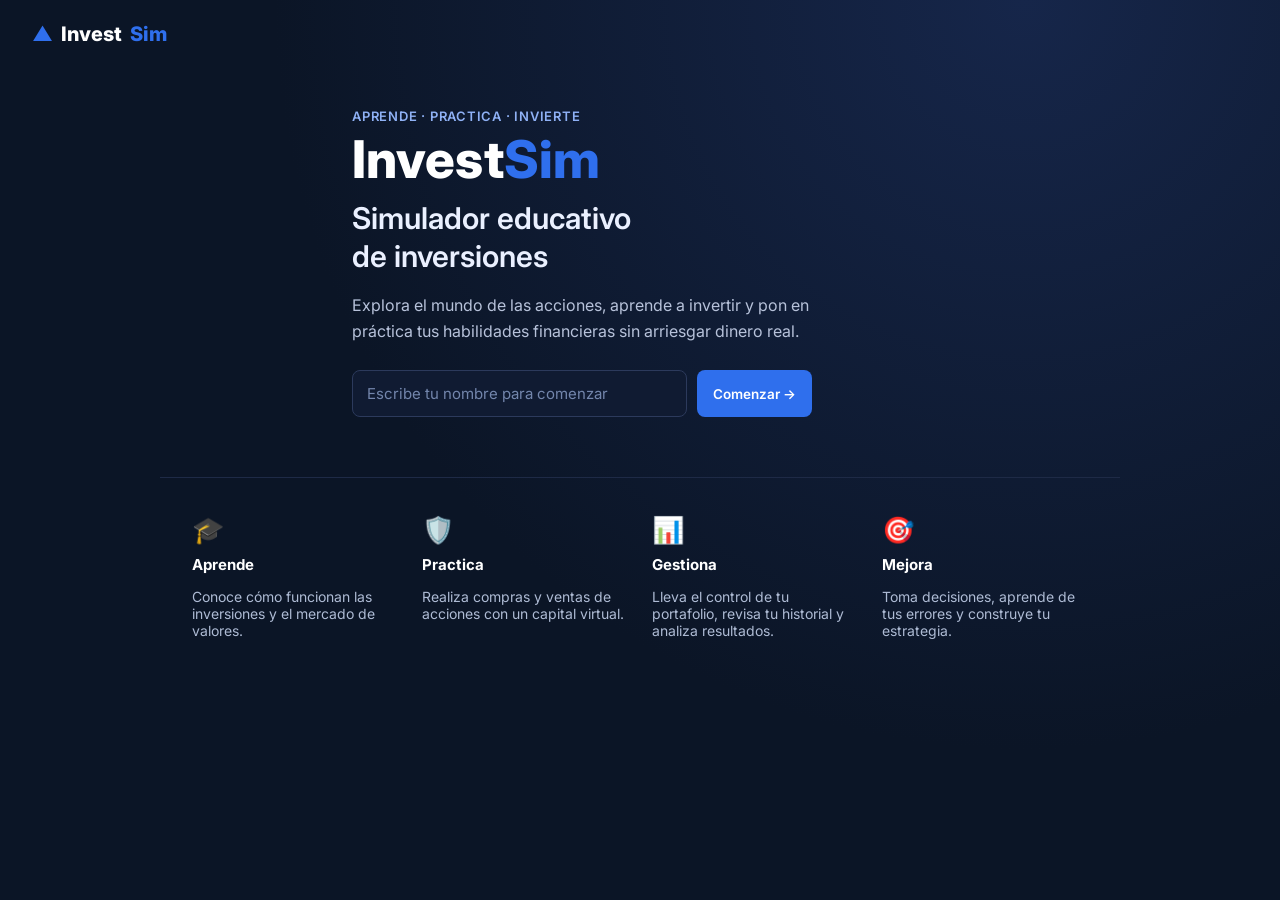
<file: index.html>
<!DOCTYPE html>
<html lang="es">
<head>
<meta charset="UTF-8">
<meta name="viewport" content="width=device-width, initial-scale=1">
<title>InvestSim — Simulador educativo de inversiones</title>
<link rel="preconnect" href="https://fonts.googleapis.com">
<link href="https://fonts.googleapis.com/css2?family=Inter:wght@400;500;600;700;800&display=swap" rel="stylesheet">
<link rel="stylesheet" href="style.css">
</head>
<body>

<div id="gate" class="gate">
  <div class="gate-nav">
    <div class="brand-lockup"><span class="logo-mark">▲</span> Invest<span class="accent">Sim</span></div>
  </div>
  <div class="gate-hero">
    <div class="gate-copy">
      <p class="eyebrow">APRENDE · PRACTICA · INVIERTE</p>
      <h1>Invest<span class="accent">Sim</span></h1>
      <h2>Simulador educativo<br>de inversiones</h2>
      <p class="gate-lead">Explora el mundo de las acciones, aprende a invertir y pon en práctica tus habilidades financieras sin arriesgar dinero real.</p>
      <div class="gate-form">
        <input id="gate-nombre" type="text" placeholder="Escribe tu nombre para comenzar" autocomplete="off">
        <button class="btn btn-primary" onclick="comenzar()">Comenzar →</button>
      </div>
      <div id="gate-msg"></div>
    </div>
  </div>
  <div class="gate-features">
    <div class="feature"><span class="feature-ic">🎓</span><b>Aprende</b><p>Conoce cómo funcionan las inversiones y el mercado de valores.</p></div>
    <div class="feature"><span class="feature-ic">🛡️</span><b>Practica</b><p>Realiza compras y ventas de acciones con un capital virtual.</p></div>
    <div class="feature"><span class="feature-ic">📊</span><b>Gestiona</b><p>Lleva el control de tu portafolio, revisa tu historial y analiza resultados.</p></div>
    <div class="feature"><span class="feature-ic">🎯</span><b>Mejora</b><p>Toma decisiones, aprende de tus errores y construye tu estrategia.</p></div>
  </div>
</div>

<div id="app" class="app hidden">
  <aside class="sidebar">
    <div class="brand-lockup"><span class="logo-mark">▲</span> Invest<span class="accent">Sim</span>
      <small>Simulador educativo de inversiones</small>
    </div>
    <nav id="nav"></nav>
    <button class="logout" onclick="cerrarSesion()">⏻ Cerrar sesión</button>
  </aside>
  <div class="main">
    <header class="topbar" id="topbar"></header>
    <div class="content" id="content"></div>
  </div>
</div>

<script src="app.js"></script>
</body>
</html>
</file>
<file: style.css>
:root{
  --navy:#0B1526; --navy-soft:#16213A;
  --bg:#F3F5FA; --card:#FFFFFF; --border:#E5E9F0;
  --ink:#101828; --ink-soft:#667085;
  --blue:#2F6FED; --blue-bg:#EAF1FE;
  --green:#12894F; --green-bg:#E7F6EC;
  --red:#C0392B; --red-bg:#FBEAE7;
  --purple:#7C5CFC; --purple-bg:#F1EDFF;
}
*{box-sizing:border-box;}
html,body{height:100%;}
body{margin:0;font-family:'Inter',sans-serif;color:var(--ink);background:var(--bg);}
.hidden{display:none !important;}
button{font-family:inherit;cursor:pointer;}
input,select{font-family:inherit;}
svg{display:block;}

/* ---------- Gate / landing ---------- */
.gate{min-height:100%;background:radial-gradient(circle at 80% 0%, #16264A 0%, var(--navy) 55%);color:#fff;}
.gate-nav{padding:22px 32px;}
.brand-lockup{font-size:20px;font-weight:800;display:flex;align-items:center;gap:8px;}
.brand-lockup small{display:block;font-weight:400;font-size:11px;color:var(--ink-soft);margin-left:30px;}
.logo-mark{color:var(--blue);}
.accent{color:var(--blue);}
.gate-hero{max-width:640px;margin:0 auto;padding:40px 32px 60px;text-align:left;}
.eyebrow{font-size:13px;letter-spacing:.06em;color:#8FB1F5;font-weight:600;margin:0 0 10px;}
.gate-copy h1{font-size:52px;margin:0;font-weight:800;line-height:1;}
.gate-copy h2{font-size:30px;font-weight:600;margin:14px 0 18px;line-height:1.25;color:#EAF0FF;}
.gate-lead{color:#B7C2DA;font-size:16px;line-height:1.6;max-width:52ch;margin-bottom:26px;}
.gate-form{display:flex;gap:10px;max-width:460px;}
.gate-form input{flex:1;padding:13px 14px;border-radius:8px;border:1px solid #2C3A5C;background:#101B32;color:#fff;font-size:15px;}
.gate-form input::placeholder{color:#7386AC;}
.gate-features{max-width:960px;margin:0 auto;padding:0 32px 60px;display:grid;grid-template-columns:repeat(auto-fit,minmax(190px,1fr));gap:24px;border-top:1px solid #1E2A46;padding-top:36px;}
.feature{font-size:14px;color:#AEBBD4;}
.feature-ic{font-size:26px;display:block;margin-bottom:10px;}
.feature b{display:block;color:#fff;margin-bottom:4px;font-size:15px;}
#gate-msg .msg{margin-top:10px;max-width:460px;}

/* ---------- App shell ---------- */
.app{display:flex;min-height:100%;}
.sidebar{width:240px;flex:0 0 240px;background:var(--navy);color:#fff;display:flex;flex-direction:column;padding:20px 14px;position:sticky;top:0;height:100vh;}
.sidebar .brand-lockup{padding:6px 8px 22px;border-bottom:1px solid #1E2A46;margin-bottom:14px;}
.sidebar .brand-lockup small{color:#7386AC;}
nav{flex:1;display:flex;flex-direction:column;gap:2px;}
nav button{display:flex;align-items:center;gap:11px;background:none;border:none;color:#AEBBD4;font-size:14.5px;padding:11px 12px;border-radius:8px;text-align:left;width:100%;}
nav button svg{width:19px;height:19px;flex:0 0 19px;}
nav button.active{background:var(--blue);color:#fff;font-weight:600;}
nav button:not(.active):hover{background:#131F38;}
.logout{background:none;border:none;color:#7386AC;font-size:13px;padding:11px 12px;text-align:left;border-top:1px solid #1E2A46;margin-top:10px;}
.logout:hover{color:#fff;}

.main{flex:1;min-width:0;display:flex;flex-direction:column;}
.topbar{background:var(--bg);padding:22px 30px 6px;display:flex;justify-content:space-between;align-items:flex-start;gap:16px;}
.topbar h1{font-size:22px;margin:0;font-weight:700;}
.topbar p{margin:4px 0 0;color:var(--ink-soft);font-size:13.5px;}
.userchip{display:flex;align-items:center;gap:8px;background:var(--card);border:1px solid var(--border);padding:7px 12px 7px 7px;border-radius:30px;font-size:13.5px;font-weight:600;white-space:nowrap;}
.userchip .av{width:26px;height:26px;border-radius:50%;background:var(--blue);color:#fff;display:flex;align-items:center;justify-content:center;font-size:12px;}
.content{padding:20px 30px 50px;}

/* ---------- Cards & stats ---------- */
.card{background:var(--card);border:1px solid var(--border);border-radius:12px;padding:20px;}
.card h3{margin:0 0 4px;font-size:15.5px;}
.card + .card{margin-top:16px;}
.stats-grid{display:grid;grid-template-columns:repeat(auto-fit,minmax(220px,1fr));gap:16px;margin-bottom:16px;}
.stat{display:flex;gap:14px;align-items:flex-start;}
.stat .ic{width:46px;height:46px;border-radius:11px;display:flex;align-items:center;justify-content:center;flex:0 0 46px;}
.stat .ic svg{width:22px;height:22px;}
.stat .lbl{color:var(--ink-soft);font-size:13px;margin-bottom:2px;}
.stat .val{font-size:24px;font-weight:700;}
.stat .sub{font-size:12.5px;color:var(--ink-soft);margin-top:2px;}
.ic-blue{background:var(--blue-bg);color:var(--blue);}
.ic-green{background:var(--green-bg);color:var(--green);}
.ic-purple{background:var(--purple-bg);color:var(--purple);}

.grid-2col{display:grid;grid-template-columns:1.5fr 1fr;gap:16px;align-items:start;margin-bottom:16px;}
@media (max-width:880px){.grid-2col{grid-template-columns:1fr;}}

/* quick actions */
.qa-btn{width:100%;display:flex;align-items:center;gap:10px;padding:12px 14px;border-radius:8px;border:none;color:#fff;font-weight:600;font-size:14px;margin-bottom:10px;}
.qa-btn svg{width:18px;height:18px;}
.qa-btn:last-child{margin-bottom:0;}
.qa-green{background:var(--green);} .qa-blue{background:var(--blue);} .qa-purple{background:var(--purple);}
.qa-ghost{background:var(--bg);color:var(--ink);border:1px solid var(--border);}

/* tables */
.tbl-wrap{overflow-x:auto;}
table{width:100%;border-collapse:collapse;font-size:13.5px;}
th{text-align:left;color:var(--ink-soft);font-weight:500;font-size:11.5px;text-transform:uppercase;letter-spacing:.03em;padding:8px 10px;border-bottom:1px solid var(--border);}
td{padding:11px 10px;border-bottom:1px solid #EEF1F6;vertical-align:middle;}
tr:last-child td{border-bottom:none;}
.company{display:flex;align-items:center;gap:10px;}
.badge{width:32px;height:32px;border-radius:9px;color:#fff;display:flex;align-items:center;justify-content:center;font-weight:700;font-size:12.5px;flex:0 0 32px;}
.company .name{font-weight:600;}
.company .ticker{color:var(--ink-soft);font-size:12px;}
.pos{color:var(--green);} .neg{color:var(--red);}
.empty{color:var(--ink-soft);font-size:13.5px;padding:14px 4px;}

/* buttons */
.btn{border:none;border-radius:8px;padding:9px 16px;font-weight:600;font-size:13.5px;}
.btn-primary{background:var(--blue);color:#fff;}
.btn-ghost{background:var(--card);border:1px solid var(--border);color:var(--ink);}
.btn-danger{background:var(--red);color:#fff;}
.btn-sm{padding:6px 12px;font-size:12.5px;}
.btn:disabled{opacity:.45;cursor:not-allowed;}

/* forms */
.field{margin-bottom:14px;}
.field label{display:block;font-size:12.5px;color:var(--ink-soft);margin-bottom:5px;}
.field input,.field select{width:100%;padding:9px 11px;border:1px solid var(--border);border-radius:8px;font-size:14.5px;background:#fff;color:var(--ink);}
.field .hint{font-size:11.5px;color:var(--ink-soft);margin-top:4px;}
.calc-box{background:var(--bg);border-radius:8px;padding:12px 14px;margin-bottom:12px;font-size:14px;}
.calc-box .r{display:flex;justify-content:space-between;padding:3px 0;}
.calc-box .r span:last-child{font-weight:700;}
.msg{font-size:13.5px;margin-top:10px;padding:9px 12px;border-radius:8px;}
.msg.ok{background:var(--green-bg);color:var(--green);}
.msg.err{background:var(--red-bg);color:var(--red);}
.note{display:flex;gap:9px;background:var(--blue-bg);color:#274B8C;border-radius:8px;padding:11px 13px;font-size:12.5px;line-height:1.5;}

/* filters / chips */
.toolbar{display:flex;gap:10px;margin-bottom:16px;flex-wrap:wrap;align-items:center;}
.toolbar input[type=text]{flex:1;min-width:180px;padding:9px 12px;border:1px solid var(--border);border-radius:8px;font-size:14px;}
.chip{border:1px solid var(--border);background:#fff;border-radius:20px;padding:7px 14px;font-size:13px;color:var(--ink-soft);}
.chip.active{background:var(--blue);border-color:var(--blue);color:#fff;font-weight:600;}
.tabs{display:flex;gap:6px;margin-bottom:16px;}
.tabs .chip{border-radius:8px;}

/* donut */
.donut-wrap{display:flex;align-items:center;gap:22px;flex-wrap:wrap;}
.donut{width:150px;height:150px;border-radius:50%;flex:0 0 150px;display:flex;align-items:center;justify-content:center;}
.donut .hole{width:88px;height:88px;border-radius:50%;background:var(--card);display:flex;flex-direction:column;align-items:center;justify-content:center;text-align:center;}
.donut .hole b{font-size:14.5px;} .donut .hole span{font-size:10.5px;color:var(--ink-soft);}
.legend{flex:1;min-width:160px;font-size:13px;}
.legend .li{display:flex;justify-content:space-between;padding:5px 0;}
.legend .dot{width:9px;height:9px;border-radius:50%;display:inline-block;margin-right:8px;}

.pill{display:inline-flex;align-items:center;gap:5px;font-size:11px;padding:3px 9px;border-radius:20px;font-weight:600;}
.pill.buy{background:var(--green-bg);color:var(--green);}
.pill.sell{background:var(--red-bg);color:var(--red);}

/* ---------- Responsivo: tablet ---------- */
@media (max-width:880px){
  .grid-2col{grid-template-columns:1fr;}
}

/* ---------- Responsivo: celular ---------- */
@media (max-width:720px){
  .app{flex-direction:column;}
  .sidebar{position:fixed;left:0;right:0;bottom:0;top:auto;width:100%;height:64px;flex-direction:row;
    align-items:center;justify-content:space-around;padding:0 4px;z-index:50;
    border-top:1px solid #1E2A46;box-shadow:0 -4px 14px rgba(0,0,0,.15);}
  .sidebar .brand-lockup,.sidebar .logout{display:none;}
  nav{flex-direction:row;flex:none;width:100%;justify-content:space-around;gap:0;}
  nav button{flex-direction:column;gap:3px;padding:8px 4px;border-radius:10px;font-size:10.5px;}
  nav button svg{width:20px;height:20px;}
  .main{padding-bottom:0;}
  .content{padding:16px 14px 84px;}
  .topbar{padding:16px 14px 4px;flex-wrap:wrap;gap:8px;}
  .topbar h1{font-size:18px;}
  .topbar p{font-size:12.5px;}
  .userchip{font-size:12px;padding:5px 10px 5px 5px;}
  .stats-grid{grid-template-columns:1fr 1fr;gap:10px;}
  .stat{gap:10px;}
  .stat .ic{width:38px;height:38px;flex:0 0 38px;}
  .stat .ic svg{width:18px;height:18px;}
  .stat .val{font-size:19px;}
  table{font-size:12px;}
  th,td{padding:8px 6px;}
  .card{padding:15px;}
  .toolbar{flex-direction:column;align-items:stretch;}
  .toolbar input[type=text]{width:100%;}
  .donut-wrap{flex-direction:column;align-items:flex-start;}

  .gate-nav{padding:16px 20px;}
  .gate-hero{padding:20px 20px 36px;}
  .gate-copy h1{font-size:34px;}
  .gate-copy h2{font-size:20px;}
  .gate-lead{font-size:14.5px;}
  .gate-form{flex-direction:column;}
  .gate-form input,.gate-form button{width:100%;}
  .gate-features{grid-template-columns:1fr 1fr;gap:16px;padding:0 20px 36px;}
}

/* ---------- Responsivo: celular muy angosto ---------- */
@media (max-width:400px){
  .stats-grid{grid-template-columns:1fr;}
  nav button span{display:none;}
  nav button{padding:10px 6px;}
}
</file>
